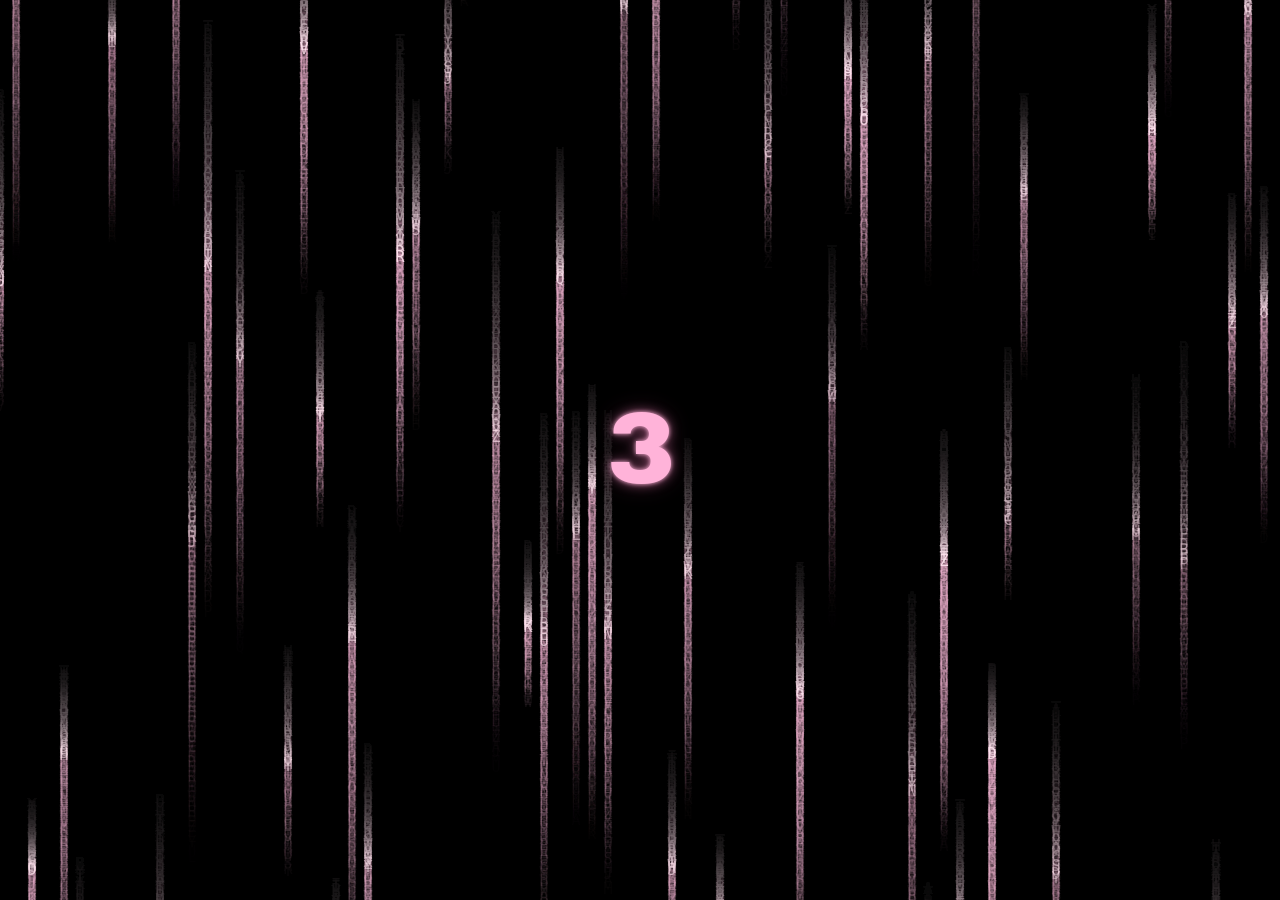
<file: letter.html>
<!DOCTYPE html>
<html lang="id">
<head>
    <meta charset="UTF-8">

    <!-- Mobile-first / vertical 9:16 -->
    <meta name="viewport"
          content="width=device-width, initial-scale=1.0, maximum-scale=1.0, user-scalable=no">

    <title>Happy Birthday</title>

    <!-- Font utama -->
    <link rel="preconnect" href="https://fonts.googleapis.com">
    <link rel="preconnect" href="https://fonts.gstatic.com" crossorigin>

    <link href="https://fonts.googleapis.com/css2?family=Anton&family=Archivo+Black&display=swap"
          rel="stylesheet">

    <link rel="stylesheet" href="letter.css">
</head>

<body>

    <!-- =========================================================
         CANVAS MATRIX RAIN
         Semua hujan kode dirender di sini
    ========================================================== -->
    <canvas id="matrixCanvas"></canvas>


    <!-- =========================================================
         AREA UTAMA
         Digunakan untuk menampilkan pesan di tengah layar
    ========================================================== -->
    <main class="stage">

        <div id="message"
             class="message"
             aria-live="polite">
        </div>

        <!-- efek partikel di sekitar teks -->
        <div id="particles"></div>

    </main>


    <!-- =========================================================
         UI SELESAI
    ========================================================== -->
    <div id="finishScreen" class="finish-screen">

        <button id="replayButton" class="replay-button">
            ↻ PUTAR ULANG
        </button>

    </div>


    <script src="letter.js"></script>

</body>
</html>
</file>
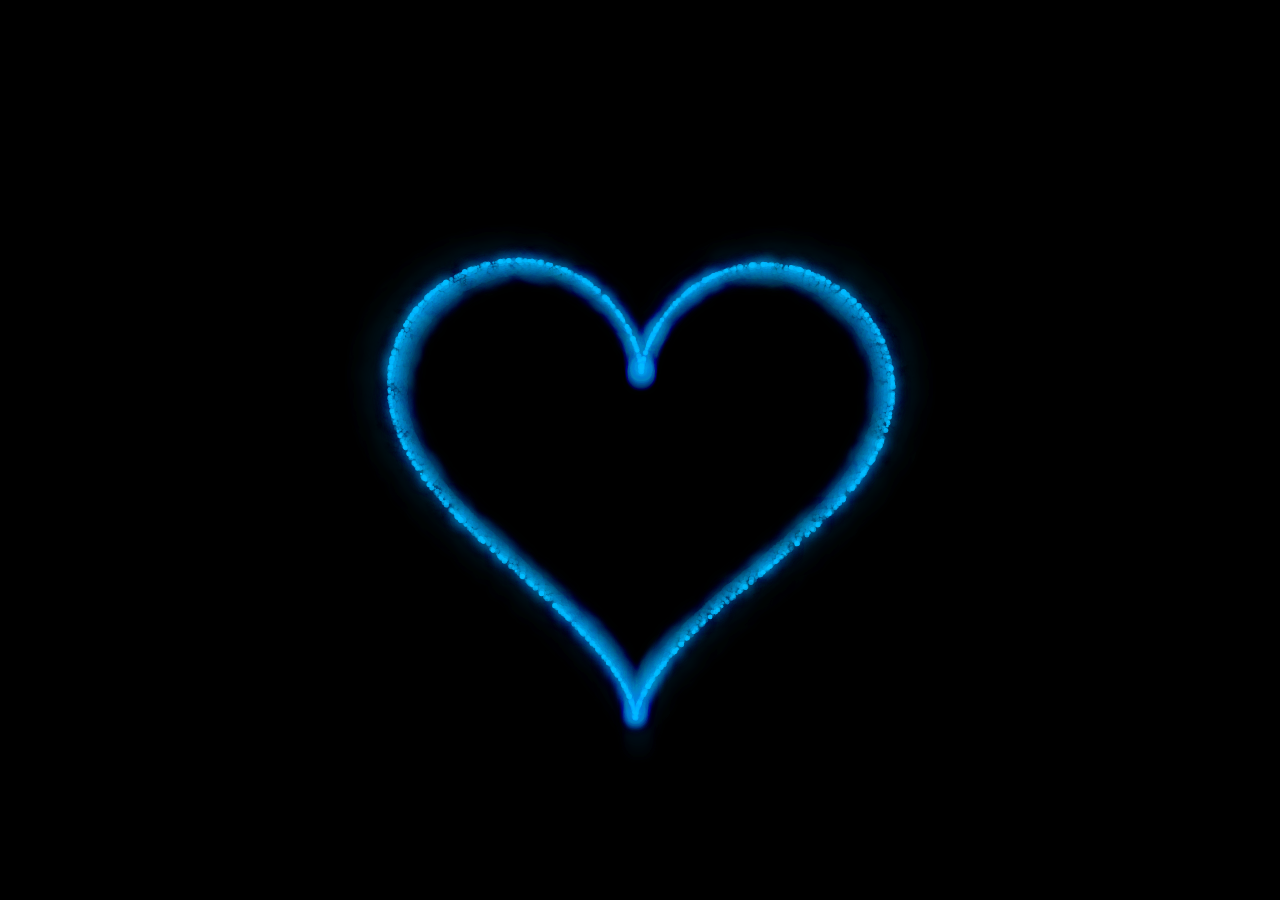
<file: love.html>
<!DOCTYPE html>
<html lang="id">
<head>
    <meta charset="UTF-8">
    <meta name="viewport" content="width=device-width, initial-scale=1.0">

    <title>Blue Neon Heart</title>

    <link rel="stylesheet" href="love.css">
</head>
<body>

    <!-- Canvas -->
    <canvas id="canvas"></canvas>

    <!-- Loading -->
    <div id="loading">
        <span>Loading...</span>
    </div>

    <!-- Script -->
    <script src="love.js"></script>

</body>
</html>
</file>
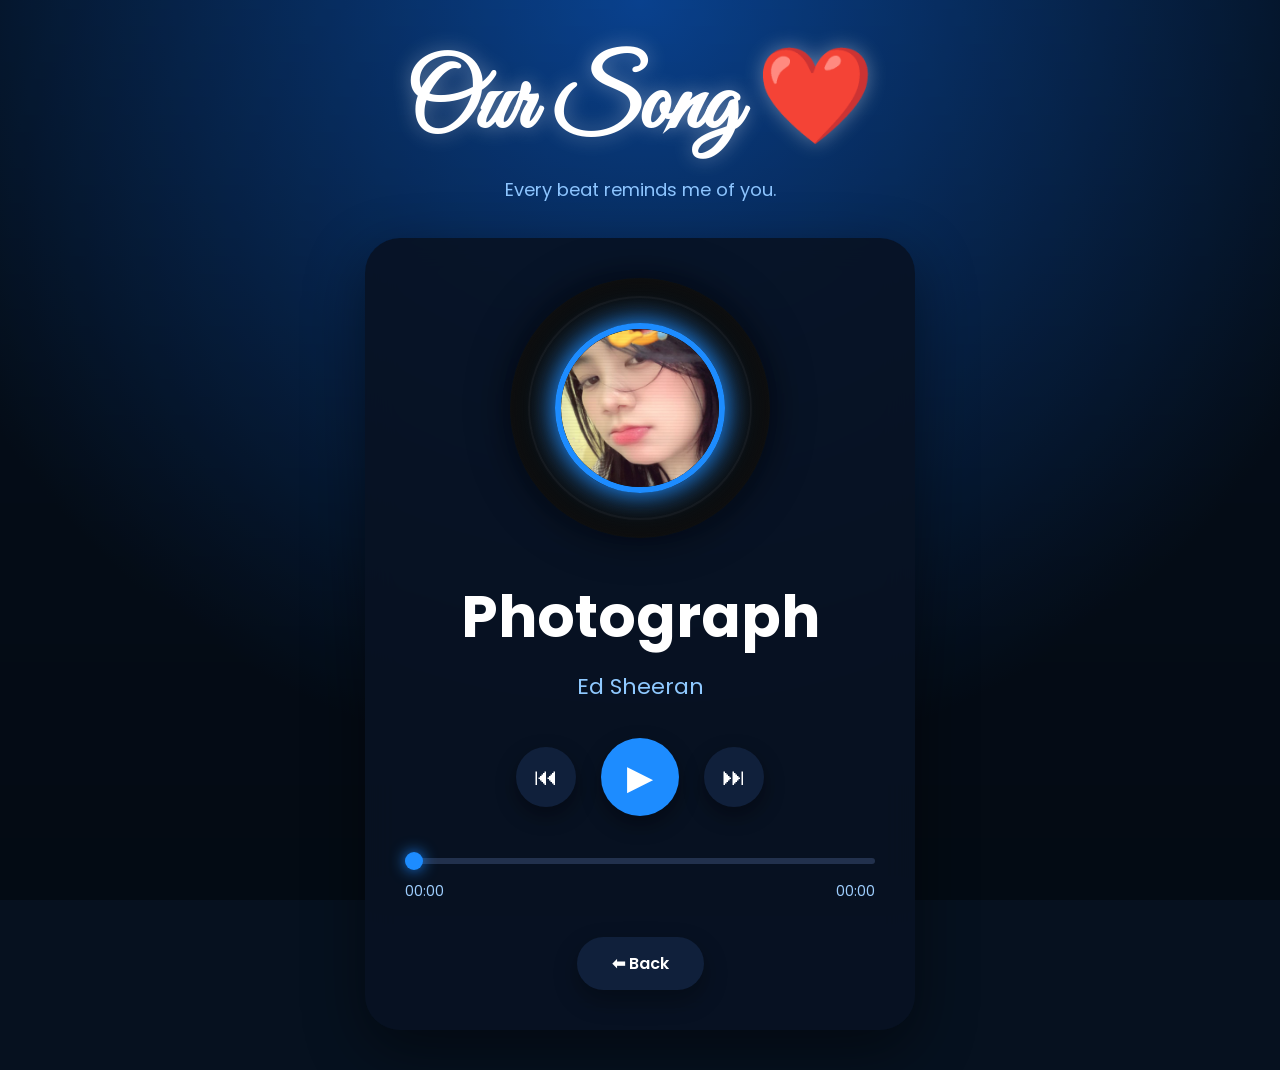
<file: music.html>
<!DOCTYPE html>
<html lang="en">

<head>

    <meta charset="UTF-8">

    <meta name="viewport" content="width=device-width, initial-scale=1.0">

    <title>Our Song ❤️</title>

    <link rel="stylesheet" href="music.css">

    <!-- Google Font -->
    <link rel="preconnect" href="https://fonts.googleapis.com">

    <link rel="preconnect" href="https://fonts.gstatic.com" crossorigin>

    <link href="https://fonts.googleapis.com/css2?family=Great+Vibes&family=Poppins:wght@300;400;500;600;700&display=swap" rel="stylesheet">

</head>

<body>

    <!-- Background -->
    <div class="background"></div>

    <div class="overlay"></div>

    <!-- Main Container -->
    <div class="container">

        <!-- Title -->
        <div class="title">

            <h1>Our Song ❤️</h1>

            <p>Every beat reminds me of you.</p>

        </div>

        <!-- Music Card -->
        <div class="player">

            <!-- Vinyl -->
            <div class="vinyl">

                <!-- Cover -->
                <div class="cover">

                    <img src="photo20.jpeg" alt="Cover">

                </div>

            </div>

            <!-- Song Info -->
            <h2 class="song-title">

                Photograph

            </h2>

            <p class="artist">

                Ed Sheeran

            </p>

            <!-- Controls -->
            <div class="controls">

                <button id="prev">

                    ⏮

                </button>

                <button id="play">

                    ▶

                </button>

                <button id="next">

                    ⏭

                </button>

            </div>

            <!-- Progress -->
            <div class="progress-area">

                <input
                    type="range"
                    id="progress"
                    class="progress"
                    value="0"
                    min="0"
                    max="100">

                <div class="time">

                    <span id="current">

                        00:00

                    </span>

                    <span id="duration">

                        00:00

                    </span>

                </div>

            </div>

            <!-- Back -->
            <div class="button">

                <a href="page2.html" class="back">

                    ⬅ Back

                </a>

            </div>

        </div>

    </div>

    <!-- Audio -->
    <audio id="audio">

        <source src="Photograph.mp3" type="audio/mpeg">

    </audio>

    <script src="music.js"></script>

</body>

</html>
</file>
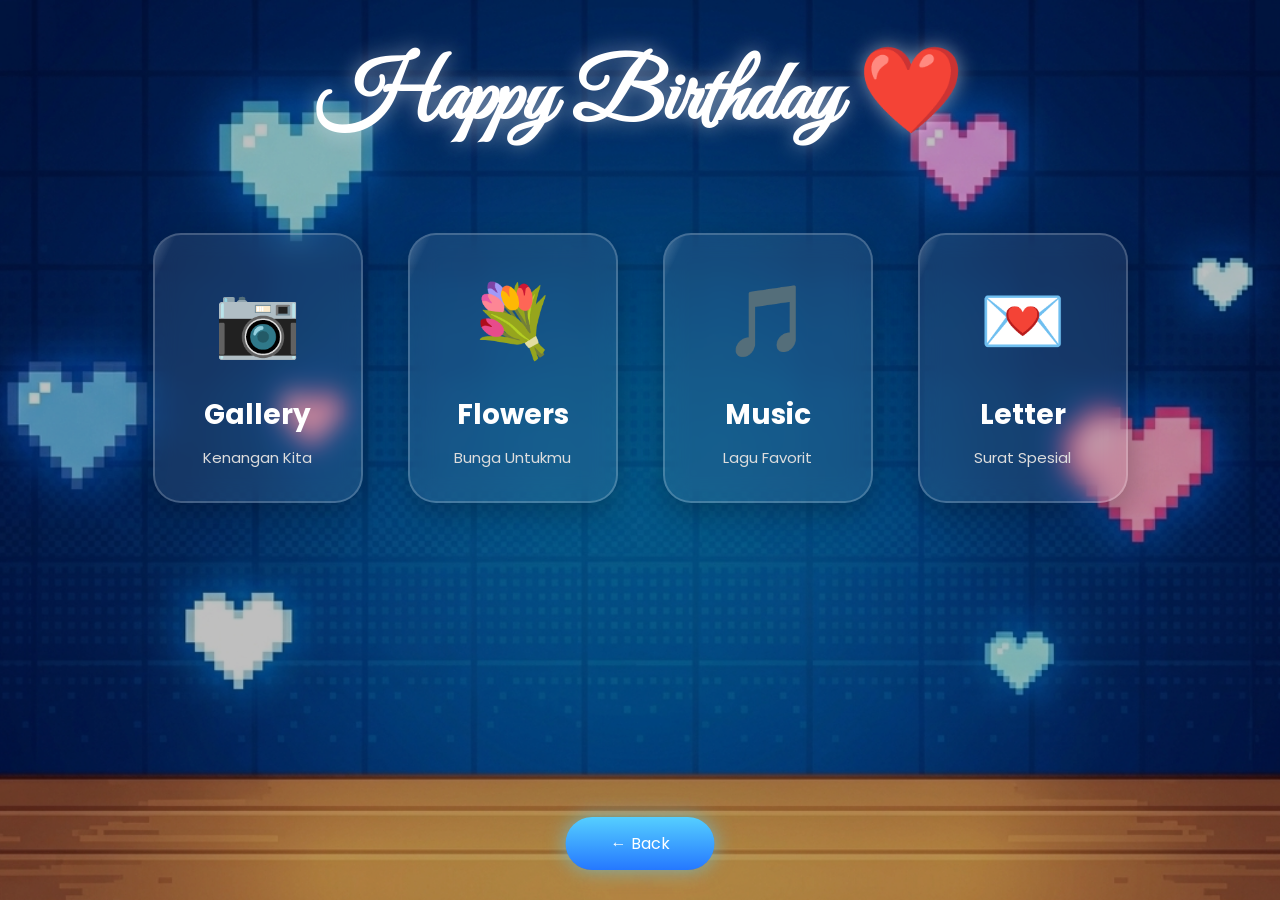
<file: page2.html>
<!DOCTYPE html>
<html lang="en">

<head>

<meta charset="UTF-8">
<meta name="viewport" content="width=device-width, initial-scale=1.0">

<title>Happy Birthday</title>

<link rel="preconnect" href="https://fonts.googleapis.com">
<link rel="preconnect" href="https://fonts.gstatic.com" crossorigin>

<link href="https://fonts.googleapis.com/css2?family=Great+Vibes&family=Poppins:wght@300;400;500;600;700&display=swap" rel="stylesheet">

<link rel="stylesheet" href="page2.css">

</head>

<body>

<div class="overlay"></div>

<div class="container">

    <h1 class="title">
        Happy Birthday ❤️
    </h1>

    <div class="cards">

        <div class="card" onclick="location.href='gallery.html'">

            <div class="icon">📷</div>

            <h2>Gallery</h2>

            <p>Kenangan Kita</p>

        </div>

        <div class="card" onclick="location.href='flower.html'">

            <div class="icon">💐</div>

            <h2>Flowers</h2>

            <p>Bunga Untukmu</p>

        </div>

        <div class="card" onclick="location.href='music.html'">

            <div class="icon">🎵</div>

            <h2>Music</h2>

            <p>Lagu Favorit</p>

        </div>

        <div class="card" onclick="location.href='letter.html'">

            <div class="icon">💌</div>

            <h2>Letter</h2>

            <p>Surat Spesial</p>

        </div>
        <a href="index.html" class="back">
    ← Back
</a>
</div>

    </div>

</div>

</body>

</html>
</file>
<file: letter.css>
/* ============================================================
   GLOBAL
============================================================ */

* {
    margin: 0;
    padding: 0;
    box-sizing: border-box;
}

html,
body {
    width: 100%;
    height: 100%;
    overflow: hidden;
}

body {
    background: #000000;
    color: #ffffff;

    font-family: "Archivo Black", sans-serif;

    display: flex;
    justify-content: center;
    align-items: center;

    position: relative;
}


/* ============================================================
   CANVAS
============================================================ */

#matrixCanvas {
    position: fixed;

    inset: 0;

    width: 100%;
    height: 100%;

    display: block;

    background: #000000;

    z-index: 1;
}


/* ============================================================
   STAGE
============================================================ */

.stage {
    position: fixed;

    inset: 0;

    width: 100%;
    height: 100%;

    display: flex;

    justify-content: center;
    align-items: center;

    z-index: 10;

    pointer-events: none;

    overflow: hidden;
}


/* ============================================================
   MAIN MESSAGE
============================================================ */

.message {
    position: relative;

    width: 94%;

    text-align: center;

    color: #ffb3d9;

    font-family: "Archivo Black", sans-serif;

    font-size: clamp(2.5rem, 11vw, 7rem);

    line-height: 0.95;

    letter-spacing: -0.025em;

    text-transform: uppercase;

    /* Glow tipis */
    text-shadow:
        0 0 4px rgba(255, 179, 217, 0.95),
        0 0 12px rgba(255, 143, 199, 0.55),
        0 0 25px rgba(255, 105, 180, 0.20);

    opacity: 0;

    transform: scale(0.75);

    filter: blur(7px);

    will-change:
        transform,
        opacity,
        filter;
}


/* ============================================================
   ASSEMBLE
============================================================ */

.message.assemble {

    animation:
        messageAssemble 1.25s
        cubic-bezier(.17,.67,.19,1)
        forwards;
}


@keyframes messageAssemble {

    0% {
        opacity: 0;

        transform:
            scale(0.72)
            translateY(8px);

        filter:
            blur(9px);
    }

    35% {
        opacity: 0.35;

        transform:
            scale(0.88)
            translateY(3px);

        filter:
            blur(5px);
    }

    65% {
        opacity: 0.8;

        transform:
            scale(1.035)
            translateY(-1px);

        filter:
            blur(1px);
    }

    82% {
        opacity: 1;

        transform:
            scale(0.985);

        filter:
            blur(0);
    }

    100% {
        opacity: 1;

        transform:
            scale(1);

        filter:
            blur(0);
    }
}


/* ============================================================
   DISTRESSED / TORN EFFECT
============================================================ */

.message::before,
.message::after {

    content: attr(data-text);

    position: absolute;

    inset: 0;

    width: 100%;

    color: #ff8fc7;

    pointer-events: none;

    opacity: 0;

}


/* Partikel / pecahan atas */

.message::before {

    clip-path: polygon(
        0 0,
        100% 0,
        100% 46%,
        95% 43%,
        90% 48%,
        83% 42%,
        75% 47%,
        67% 41%,
        58% 48%,
        48% 42%,
        40% 47%,
        30% 41%,
        20% 48%,
        10% 43%,
        0 48%
    );

    transform: translateX(-4px);
}


/* Partikel / pecahan bawah */

.message::after {

    clip-path: polygon(
        0 54%,
        10% 59%,
        18% 53%,
        27% 60%,
        36% 54%,
        45% 61%,
        54% 54%,
        63% 60%,
        72% 53%,
        82% 60%,
        91% 54%,
        100% 59%,
        100% 100%,
        0 100%
    );

    transform: translateX(4px);
}


/* Saat assembling */

.message.assemble::before {

    animation:
        glitchTop 1.25s
        ease-out
        forwards;
}

.message.assemble::after {

    animation:
        glitchBottom 1.25s
        ease-out
        forwards;
}


@keyframes glitchTop {

    0% {
        opacity: 0;
        transform: translate(-25px, -8px);
    }

    30% {
        opacity: 0.9;
    }

    65% {
        opacity: 0.45;
        transform: translate(8px, -3px);
    }

    100% {
        opacity: 0;
        transform: translate(0, 0);
    }
}


@keyframes glitchBottom {

    0% {
        opacity: 0;
        transform: translate(25px, 8px);
    }

    30% {
        opacity: 0.8;
    }

    65% {
        opacity: 0.4;
        transform: translate(-7px, 4px);
    }

    100% {
        opacity: 0;
        transform: translate(0, 0);
    }
}


/* ============================================================
   DISSOLVE
============================================================ */

.message.dissolve {

    animation:
        messageDissolve 1.15s
        cubic-bezier(.7,0,.9,.4)
        forwards;
}


@keyframes messageDissolve {

    0% {
        opacity: 1;

        transform:
            scale(1)
            translateY(0);

        filter:
            blur(0);
    }

    25% {
        opacity: 0.95;

        transform:
            scale(1.02)
            translateX(-2px);

        filter:
            blur(0.5px);
    }

    50% {
        opacity: 0.55;

        transform:
            scale(1.05)
            translateX(3px);

        filter:
            blur(2px);
    }

    75% {
        opacity: 0.2;

        transform:
            scale(1.1)
            translateY(-4px);

        filter:
            blur(5px);
    }

    100% {
        opacity: 0;

        transform:
            scale(1.16)
            translateY(-8px);

        filter:
            blur(10px);
    }
}


/* ============================================================
   FINISH SCREEN
============================================================ */

.finish-screen {

    position: fixed;

    inset: 0;

    z-index: 30;

    display: flex;

    justify-content: center;

    align-items: flex-end;

    padding-bottom: 8vh;

    pointer-events: none;
}


/* ============================================================
   REPLAY BUTTON
============================================================ */

.replay-button {

    border: 1px solid rgba(255, 179, 217, 0.65);

    background: rgba(0, 0, 0, 0.75);

    color: #ffb3d9;

    font-family: "Archivo Black", sans-serif;

    font-size: 0.75rem;

    letter-spacing: 0.12em;

    padding: 14px 22px;

    border-radius: 999px;

    cursor: pointer;

    opacity: 0;

    transform:
        translateY(20px)
        scale(0.9);

    pointer-events: none;

    transition:
        opacity 0.5s ease,
        transform 0.5s ease,
        background 0.25s ease;

    box-shadow:
        0 0 15px rgba(255, 143, 199, 0.12);
}


.replay-button:hover {

    background:
        rgba(255, 143, 199, 0.12);

}


.replay-button.visible {

    opacity: 1;

    transform:
        translateY(0)
        scale(1);

    pointer-events: auto;
}


/* ============================================================
   RESPONSIVE DESKTOP
============================================================ */

@media (min-width: 700px) {

    body {
        background: #000000;
    }

    #matrixCanvas {
        /*
         Tetap memenuhi layar desktop.
         Konten utama tetap dibuat terasa seperti
         video vertikal.
        */
    }

    .message {

        width: min(900px, 90vw);

        font-size:
            clamp(
                4rem,
                8vw,
                8rem
            );
    }
}


/* ============================================================
   SMALL PHONE
============================================================ */

@media (max-width: 380px) {

    .message {

        font-size: 10vw;

        letter-spacing:
            -0.04em;
    }

    .replay-button {

        font-size: 0.65rem;

        padding:
            12px 18px;
    }
}


/* ============================================================
   REDUCED MOTION
============================================================ */

@media (prefers-reduced-motion: reduce) {

    *,
    *::before,
    *::after {

        animation-duration: 0.01ms !important;

        animation-iteration-count: 1 !important;

        scroll-behavior: auto !important;

        transition-duration: 0.01ms !important;
    }
}
</file>
<file: love.css>
/* Reset */
*{
    margin:0;
    padding:0;
    box-sizing:border-box;
}

html,
body{
    width:100%;
    height:100%;
    overflow:hidden;
    background:#000;
    font-family:Arial, Helvetica, sans-serif;
}

/* Canvas Full Screen */
#canvas{
    position:fixed;
    top:0;
    left:0;
    width:100%;
    height:100%;
    display:block;
    background:#000;
    cursor:default;
}

/* Loading */
#loading{
    position:fixed;
    inset:0;
    display:flex;
    justify-content:center;
    align-items:center;
    background:#000;
    color:#00cfff;
    font-size:24px;
    font-weight:600;
    letter-spacing:2px;
    z-index:100;
    transition:opacity .8s ease;
}

#loading.hide{
    opacity:0;
    pointer-events:none;
}

/* Glow Text */
#loading span{
    text-shadow:
        0 0 5px #00cfff,
        0 0 10px #00cfff,
        0 0 20px #00cfff,
        0 0 40px #00cfff;
    animation:pulse 1.5s infinite;
}

@keyframes pulse{
    0%,100%{
        opacity:.5;
        transform:scale(1);
    }

    50%{
        opacity:1;
        transform:scale(1.08);
    }
}
</file>
<file: music.css>
/* ===================================
            GOOGLE FONT
=================================== */

@import url('https://fonts.googleapis.com/css2?family=Great+Vibes&family=Poppins:wght@300;400;500;600;700&display=swap');

/* ===================================
            RESET
=================================== */

*{
    margin:0;
    padding:0;
    box-sizing:border-box;
}

body{

    font-family:'Poppins',sans-serif;

    background:#06111f;

    overflow-x:hidden;

    color:white;

}

/* ===================================
            BACKGROUND
=================================== */

.background{

    position:fixed;

    top:0;
    left:0;

    width:100%;
    height:100%;

    background:

    radial-gradient(circle at top,#0b4da7,#06111f 70%);

    z-index:-3;

}

.overlay{

    position:fixed;

    width:100%;
    height:100%;

    background:

    linear-gradient(

        rgba(0,0,0,.15),

        rgba(0,0,0,.35)

    );

    z-index:-2;

}

/* ===================================
            CONTAINER
=================================== */

.container{

    width:100%;

    min-height:100vh;

    display:flex;

    flex-direction:column;

    justify-content:center;

    align-items:center;

    padding:40px 20px;

}

/* ===================================
            TITLE
=================================== */

.title{

    text-align:center;

    margin-bottom:35px;

}

.title h1{

    font-family:'Great Vibes',cursive;

    font-size:95px;

    color:white;

    text-shadow:

        0 0 20px rgba(255,255,255,.35);

}

.title p{

    margin-top:10px;

    font-size:18px;

    color:#8dc5ff;

}
/* ===================================
            PLAYER
=================================== */

.player{

    width:550px;

    background:rgba(8,18,35,.90);

    border-radius:35px;

    padding:40px;

    text-align:center;

    backdrop-filter:blur(15px);

    box-shadow:

        0 20px 60px rgba(0,0,0,.45);

}
/* ===================================
            VINYL
=================================== */

.vinyl{

    width:260px;

    height:260px;

    margin:0 auto 35px;

    border-radius:50%;

    position:relative;

    display:flex;

    justify-content:center;

    align-items:center;

    background:
    radial-gradient(circle,#2b2b2b 0%,#111 45%,#000 100%);

    box-shadow:

    0 0 40px rgba(0,0,0,.6),

    inset 0 0 25px rgba(255,255,255,.05);

}

/* Garis-garis piringan */

.vinyl::before{

    content:"";

    position:absolute;

    width:220px;

    height:220px;

    border-radius:50%;

    border:2px solid rgba(255,255,255,.04);

}

.vinyl::after{

    content:"";

    position:absolute;

    width:165px;

    height:165px;

    border-radius:50%;

    border:2px solid rgba(255,255,255,.03);

}
/* ===================================
            COVER
=================================== */

.cover{

    width:170px;

    height:170px;

    border-radius:50%;

    overflow:hidden;

    border:6px solid #1d8cff;

    box-shadow:

    0 0 25px #1d8cff,

    0 0 50px rgba(29,140,255,.35);

    z-index:10;

}

.cover img{

    width:100%;

    height:100%;

    object-fit:cover;

    border-radius:50%;

}
/* ===================================
        SONG INFO
=================================== */

.song-title{

    font-size:58px;

    font-weight:700;

    margin-bottom:10px;

}

.artist{

    font-size:22px;

    color:#8fc9ff;

    margin-bottom:35px;

}
/*====================================
        CONTROLS
====================================*/

.controls{

    display:flex;

    justify-content:center;

    align-items:center;

    gap:25px;

    margin-top:15px;

    margin-bottom:30px;

}

.controls button{

    width:60px;

    height:60px;

    border:none;

    border-radius:50%;

    background:#10203b;

    color:white;

    font-size:24px;

    cursor:pointer;

    transition:.35s;

    box-shadow:

    0 8px 20px rgba(0,0,0,.35);

}

.controls button:hover{

    transform:translateY(-4px) scale(1.08);

    background:#1d8cff;

    box-shadow:

    0 0 20px rgba(29,140,255,.8);

}

/* Tombol Play */

#play{

    width:78px;

    height:78px;

    font-size:34px;

    background:#1d8cff;

}

#play:hover{

    transform:scale(1.1);

}
/*====================================
        PROGRESS
====================================*/

.progress-area{

    width:100%;

    margin-top:20px;

}

.progress{

    width:100%;

    height:6px;

    appearance:none;

    border-radius:20px;

    background:#22314d;

    outline:none;

    cursor:pointer;

}

.progress::-webkit-slider-thumb{

    appearance:none;

    width:18px;

    height:18px;

    border-radius:50%;

    background:#1d8cff;

    box-shadow:

    0 0 15px #1d8cff;

}

.time{

    display:flex;

    justify-content:space-between;

    margin-top:10px;

    color:#9fcfff;

    font-size:14px;

}
/*====================================
        BACK BUTTON
====================================*/

.button{

    display:flex;

    justify-content:center;

    margin-top:35px;

}

.back{

    text-decoration:none;

    color:white;

    background:#10203b;

    padding:14px 35px;

    border-radius:35px;

    font-weight:600;

    transition:.3s;

    box-shadow:

    0 10px 25px rgba(0,0,0,.3);

}

.back:hover{

    background:#1d8cff;

    transform:translateY(-4px);

    box-shadow:

    0 0 20px rgba(29,140,255,.7);

}
/*====================================
        PLAYER HOVER
====================================*/

.player:hover{

    box-shadow:

    0 0 40px rgba(29,140,255,.25),

    0 20px 60px rgba(0,0,0,.45);

}

/*====================================
        RESPONSIVE
====================================*/

@media(max-width:768px){

    .player{

        width:95%;

        padding:25px;

    }

    .vinyl{

        width:220px;

        height:220px;

    }

    .cover{

        width:145px;

        height:145px;

    }

    .song-title{

        font-size:38px;

    }

    .artist{

        font-size:18px;

    }

}
</file>
<file: page2.css>
*{
    margin:0;
    padding:0;
    box-sizing:border-box;
}

body{
    height:100vh;
    background:url("page2 background.png");
    background-size:cover;
    background-position:center;
    background-repeat:no-repeat;
    overflow:hidden;
    font-family:"Poppins",sans-serif;
}
.back{

    position:fixed;

    bottom:30px;

    left:50%;

    transform:translateX(-50%);

    padding:14px 45px;

    text-decoration:none;

    border-radius:40px;

    color:white;

    background:linear-gradient(#55cfff,#2578ff);

    box-shadow:0 0 20px rgba(90,210,255,.6);

    z-index:9999;

    transition:.35s;

}

.back:hover{

    transform:translateX(-50%) translateY(-5px);

}

.back:hover{

    transform:translateY(-5px);

    box-shadow:

    0 0 35px #67d8ff;

}

/* Overlay */

.overlay{
    position:fixed;
    top:0;
    left:0;
    width:100%;
    height:100%;
    background:rgba(0,0,0,.25);
    pointer-events:none;
    z-index:1;
}

/* Container */

.container{
    position:relative;
    z-index:2;
    width:100%;
    height:100vh;
    display:flex;
    flex-direction:column;
    align-items:center;
}

/* Judul */

.title{
    margin-top:40px;
    font-family:"Great Vibes",cursive;
    font-size:85px;
    color:white;
    text-shadow:0 0 20px rgba(255,255,255,.5);
    animation:title 1.5s;
}

/* Cards */

.cards{
    margin-top:80px;
    display:flex;
    justify-content:center;
    align-items:center;
    gap:45px;
}

/* Card */

.card{
    width:210px;
    height:270px;

    border-radius:28px;

    background:rgba(255,255,255,.08);

    backdrop-filter:blur(12px);

    border:2px solid rgba(255,255,255,.2);

    display:flex;
    flex-direction:column;
    justify-content:center;
    align-items:center;

    cursor:pointer;

    transition:.4s;

    position:relative;

    overflow:hidden;

    box-shadow:
    0 10px 30px rgba(0,0,0,.25);

    opacity:0;
    animation:show .8s forwards;
}

/* Shine */

.card::before{

    content:"";

    position:absolute;

    top:-120%;

    left:-60%;

    width:50%;

    height:300%;

    pointer-events:none;

    background:
    linear-gradient(
        90deg,
        transparent,
        rgba(255,255,255,.6),
        transparent
    );

    transform:rotate(25deg);

    transition:.8s;
}

.card:hover::before{
    left:170%;
}

/* Hover */

.card:hover{

    transform:
    translateY(-18px)
    scale(1.08);

    background:rgba(50,140,255,.18);

    border:2px solid #5dbdff;

    box-shadow:
    0 0 15px #4ab4ff,
    0 0 40px rgba(74,180,255,.5),
    0 0 70px rgba(74,180,255,.3);
}

/* Isi Card */

.icon,
.card h2,
.card p{
    position:relative;
    z-index:2;
}

.icon{
    font-size:70px;
    transition:.4s;
}

.card:hover .icon{
    transform:
    scale(1.25)
    rotate(-10deg);
}

.card h2{
    margin-top:20px;
    color:white;
    font-size:28px;
}

.card p{
    margin-top:10px;
    color:#ddd;
    font-size:15px;
}

/* Animasi Judul */

@keyframes title{

    from{
        opacity:0;
        transform:translateY(-50px);
    }

    to{
        opacity:1;
        transform:translateY(0);
    }

}

/* Animasi Card */

.card:nth-child(1){
    animation-delay:.2s;
}

.card:nth-child(2){
    animation-delay:.4s;
}

.card:nth-child(3){
    animation-delay:.6s;
}

.card:nth-child(4){
    animation-delay:.8s;
}

@keyframes show{

    from{
        opacity:0;
        transform:translateY(80px);
    }

    to{
        opacity:1;
        transform:translateY(0);
    }

}
</file>
